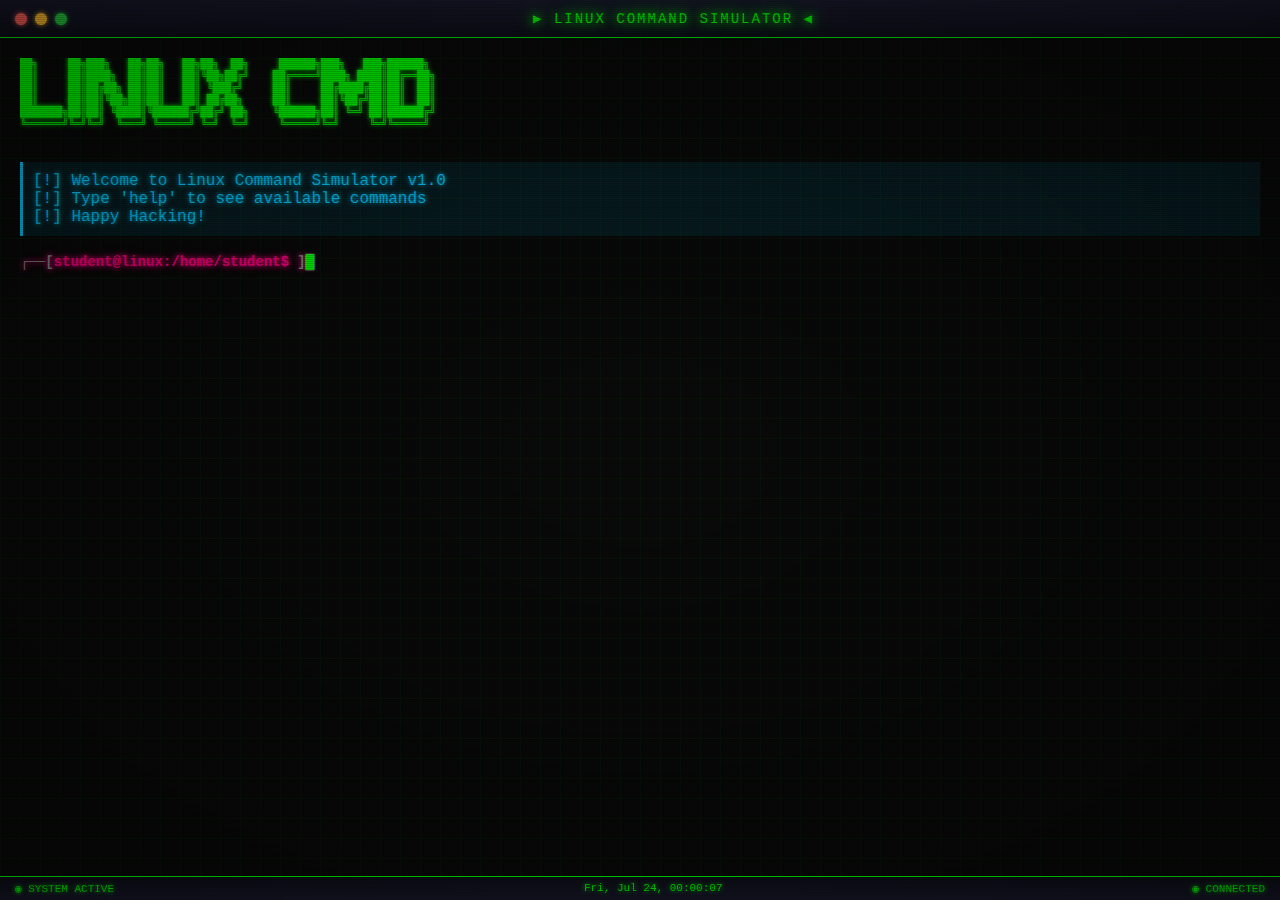
<file: templates/index.html>
<!DOCTYPE html>
<html lang="en">
<head>
    <meta charset="UTF-8">
    <meta name="viewport" content="width=device-width, initial-scale=1.0">
    <title>Linux Command Simulator</title>
    <link rel="stylesheet" href="/static/style.css">
</head>
<body>
    <div class="terminal-header">
        <div class="terminal-buttons">
            <span class="terminal-btn close"></span>
            <span class="terminal-btn minimize"></span>
            <span class="terminal-btn maximize"></span>
        </div>
        <div class="terminal-title">▶ LINUX COMMAND SIMULATOR ◀</div>
    </div>
    
    <div class="terminal">
        <pre class="banner">
██╗     ██╗███╗   ██╗██╗   ██╗██╗  ██╗     ██████╗███╗   ███╗██████╗ 
██║     ██║████╗  ██║██║   ██║╚██╗██╔╝    ██╔════╝████╗ ████║██╔══██╗
██║     ██║██╔██╗ ██║██║   ██║ ╚███╔╝     ██║     ██╔████╔██║██║  ██║
██║     ██║██║╚██╗██║██║   ██║ ██╔██╗     ██║     ██║╚██╔╝██║██║  ██║
███████╗██║██║ ╚████║╚██████╔╝██╔╝ ██╗    ╚██████╗██║ ╚═╝ ██║██████╔╝
╚══════╝╚═╝╚═╝  ╚═══╝ ╚═════╝ ╚═╝  ╚═╝     ╚═════╝╚═╝     ╚═╝╚═════╝ 
        </pre>
        <div class="welcome-msg">
            [!] Welcome to Linux Command Simulator v1.0<br>
            [!] Type 'help' to see available commands<br>
            [!] Happy Hacking!
        </div>
        <div id="output"></div>
    </div>
    
    <div class="status-bar">
        <span>◉ SYSTEM ACTIVE</span>
        <span id="datetime"></span>
        <span>◉ CONNECTED</span>
    </div>
    
    <script src="/static/script.js"></script>
</body>
</html>
</file>
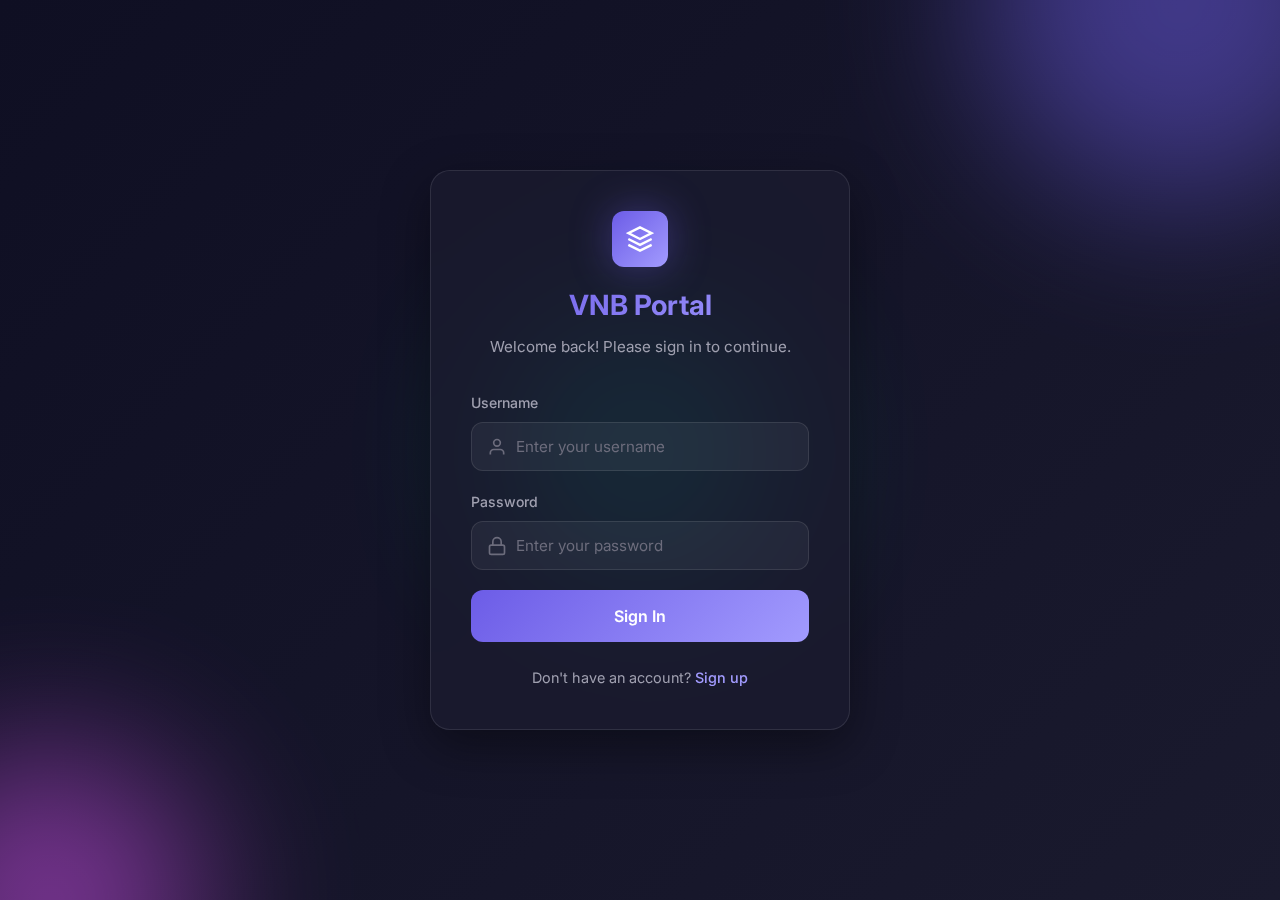
<file: web_vnb/index.html>
<!DOCTYPE html>
<html lang="en">

<head>
    <meta charset="UTF-8">
    <meta name="viewport" content="width=device-width, initial-scale=1.0">
    <meta name="description" content="VNB Portal">
    <title>VNB Portal</title>
    <link href="https://fonts.googleapis.com/css2?family=Inter:wght@300;400;500;600;700&display=swap" rel="stylesheet">
    <style>
        :root {
            --bg-primary: #0f0f23;
            --bg-secondary: #1a1a2e;
            --bg-card: rgba(26, 26, 46, 0.8);
            --accent-primary: #6c5ce7;
            --accent-secondary: #a29bfe;
            --accent-glow: rgba(108, 92, 231, 0.4);
            --text-primary: #ffffff;
            --text-secondary: #a0a0b0;
            --text-muted: #6c6c7c;
            --border-color: rgba(255, 255, 255, 0.1);
            --success: #00d9a5;
            --error: #ff6b6b;
            --gradient-1: linear-gradient(135deg, #6c5ce7, #a29bfe);
            --gradient-2: linear-gradient(135deg, #0f0f23, #1a1a2e);
            --shadow-lg: 0 16px 48px rgba(0, 0, 0, 0.4);
            --shadow-glow: 0 0 40px var(--accent-glow);
            --radius-md: 12px;
            --radius-lg: 20px;
            --transition-fast: 0.2s ease;
            --transition-normal: 0.3s ease;
        }

        *,
        *::before,
        *::after {
            margin: 0;
            padding: 0;
            box-sizing: border-box;
        }

        body {
            font-family: 'Inter', -apple-system, BlinkMacSystemFont, sans-serif;
            background: var(--gradient-2);
            color: var(--text-primary);
            min-height: 100vh;
            line-height: 1.6;
        }

        .container {
            min-height: 100vh;
            display: flex;
            align-items: center;
            justify-content: center;
            padding: 2rem;
            position: relative;
            overflow: hidden;
        }

        .floating-shapes {
            position: absolute;
            inset: 0;
            pointer-events: none;
            z-index: 0;
        }

        .shape {
            position: absolute;
            border-radius: 50%;
            filter: blur(80px);
            opacity: 0.5;
            animation: float 20s ease-in-out infinite;
        }

        .shape-1 {
            width: 400px;
            height: 400px;
            background: var(--accent-primary);
            top: -200px;
            right: -100px;
        }

        .shape-2 {
            width: 300px;
            height: 300px;
            background: #e056fd;
            bottom: -150px;
            left: -100px;
            animation-delay: -7s;
        }

        .shape-3 {
            width: 250px;
            height: 250px;
            background: #00d9a5;
            top: 50%;
            left: 50%;
            transform: translate(-50%, -50%);
            animation-delay: -14s;
        }

        @keyframes float {

            0%,
            100% {
                transform: translate(0, 0) scale(1);
            }

            50% {
                transform: translate(-20px, 20px) scale(0.95);
            }
        }

        .card {
            width: 100%;
            max-width: 420px;
            background: var(--bg-card);
            backdrop-filter: blur(20px);
            border: 1px solid var(--border-color);
            border-radius: var(--radius-lg);
            padding: 2.5rem;
            position: relative;
            z-index: 1;
            box-shadow: var(--shadow-lg);
        }

        .logo {
            text-align: center;
            margin-bottom: 0.5rem;
        }

        .logo-icon {
            width: 56px;
            height: 56px;
            margin: 0 auto 1rem;
            background: var(--gradient-1);
            border-radius: var(--radius-md);
            display: flex;
            align-items: center;
            justify-content: center;
            box-shadow: var(--shadow-glow);
        }

        .logo-icon svg {
            width: 28px;
            height: 28px;
            color: white;
        }

        .logo h1 {
            font-size: 1.75rem;
            font-weight: 700;
            background: var(--gradient-1);
            -webkit-background-clip: text;
            -webkit-text-fill-color: transparent;
            background-clip: text;
        }

        .subtitle {
            text-align: center;
            color: var(--text-secondary);
            font-size: 0.95rem;
            margin-bottom: 2rem;
        }

        .input-group {
            margin-bottom: 1.25rem;
        }

        .input-group label {
            display: block;
            font-size: 0.875rem;
            font-weight: 500;
            color: var(--text-secondary);
            margin-bottom: 0.5rem;
        }

        .input-wrapper {
            position: relative;
            display: flex;
            align-items: center;
        }

        .input-icon {
            position: absolute;
            left: 1rem;
            width: 20px;
            height: 20px;
            color: var(--text-muted);
            pointer-events: none;
        }

        .input-wrapper input {
            width: 100%;
            padding: 0.875rem 1rem 0.875rem 2.75rem;
            background: rgba(255, 255, 255, 0.05);
            border: 1px solid var(--border-color);
            border-radius: var(--radius-md);
            color: var(--text-primary);
            font-size: 0.95rem;
            font-family: inherit;
            transition: all var(--transition-fast);
        }

        .input-wrapper input::placeholder {
            color: var(--text-muted);
        }

        .input-wrapper input:focus {
            outline: none;
            border-color: var(--accent-primary);
            background: rgba(108, 92, 231, 0.08);
            box-shadow: 0 0 0 3px var(--accent-glow);
        }

        .toggle-password {
            position: absolute;
            right: 0.75rem;
            padding: 0.5rem;
            background: none;
            border: none;
            cursor: pointer;
            color: var(--text-muted);
        }

        .toggle-password:hover {
            color: var(--text-primary);
        }

        .toggle-password svg {
            width: 20px;
            height: 20px;
        }

        .btn-primary {
            width: 100%;
            padding: 1rem;
            margin-top: 0.5rem;
            background: var(--gradient-1);
            border: none;
            border-radius: var(--radius-md);
            color: white;
            font-size: 1rem;
            font-weight: 600;
            font-family: inherit;
            cursor: pointer;
            display: flex;
            align-items: center;
            justify-content: center;
            transition: all var(--transition-normal);
        }

        .btn-primary:hover {
            transform: translateY(-2px);
            box-shadow: var(--shadow-glow);
        }

        .btn-primary:disabled {
            opacity: 0.7;
            cursor: not-allowed;
            transform: none;
        }

        .switch-link {
            text-align: center;
            margin-top: 1.5rem;
            font-size: 0.9rem;
            color: var(--text-secondary);
        }

        .switch-link a {
            color: var(--accent-secondary);
            text-decoration: none;
            font-weight: 500;
            cursor: pointer;
        }

        .switch-link a:hover {
            color: var(--accent-primary);
        }

        .toast {
            position: fixed;
            bottom: 2rem;
            right: 2rem;
            background: var(--bg-card);
            backdrop-filter: blur(10px);
            border: 1px solid var(--border-color);
            border-radius: var(--radius-md);
            padding: 1rem 1.5rem;
            z-index: 1000;
            transform: translateY(100px);
            opacity: 0;
            transition: all var(--transition-normal);
        }

        .toast.show {
            transform: translateY(0);
            opacity: 1;
        }

        .toast-content {
            display: flex;
            align-items: center;
            gap: 0.75rem;
        }

        .toast-icon {
            width: 24px;
            height: 24px;
            color: var(--success);
        }

        .toast.error .toast-icon {
            color: var(--error);
        }

        .hidden {
            display: none !important;
        }

        /* Dashboard */
        .dashboard-content {
            text-align: center;
            z-index: 1;
            position: relative;
        }

        .empty-message {
            font-size: 2.5rem;
            font-weight: 600;
            color: var(--text-secondary);
            margin-bottom: 2rem;
        }

        .btn-logout {
            display: inline-block;
            padding: 0.75rem 2rem;
            background: rgba(255, 255, 255, 0.05);
            border: 1px solid var(--border-color);
            border-radius: var(--radius-md);
            color: var(--text-secondary);
            text-decoration: none;
            font-weight: 500;
            cursor: pointer;
            font-family: inherit;
            font-size: 1rem;
            transition: all var(--transition-fast);
        }

        .btn-logout:hover {
            background: rgba(255, 255, 255, 0.1);
            border-color: var(--accent-primary);
            color: var(--text-primary);
        }

        @media (max-width: 480px) {
            .container {
                padding: 1rem;
            }

            .card {
                padding: 1.75rem;
            }

            .empty-message {
                font-size: 1.75rem;
            }
        }
    </style>
</head>

<body>
    <div class="container">
        <!-- Login View -->
        <div class="card" id="loginView">
            <div class="logo">
                <div class="logo-icon">
                    <svg viewBox="0 0 24 24" fill="none">
                        <path d="M12 2L2 7L12 12L22 7L12 2Z" stroke="currentColor" stroke-width="2" />
                        <path d="M2 17L12 22L22 17" stroke="currentColor" stroke-width="2" />
                        <path d="M2 12L12 17L22 12" stroke="currentColor" stroke-width="2" />
                    </svg>
                </div>
                <h1>VNB Portal</h1>
            </div>
            <p class="subtitle">Welcome back! Please sign in to continue.</p>
            <form id="loginForm">
                <div class="input-group">
                    <label for="loginUsername">Username</label>
                    <div class="input-wrapper">
                        <svg class="input-icon" viewBox="0 0 24 24" fill="none">
                            <path d="M20 21v-2a4 4 0 0 0-4-4H8a4 4 0 0 0-4 4v2" stroke="currentColor"
                                stroke-width="2" />
                            <circle cx="12" cy="7" r="4" stroke="currentColor" stroke-width="2" />
                        </svg>
                        <input type="text" id="loginUsername" placeholder="Enter your username" required>
                    </div>
                </div>
                <div class="input-group">
                    <label for="loginPassword">Password</label>
                    <div class="input-wrapper">
                        <svg class="input-icon" viewBox="0 0 24 24" fill="none">
                            <rect x="3" y="11" width="18" height="11" rx="2" stroke="currentColor" stroke-width="2" />
                            <path d="M7 11V7a5 5 0 0110 0v4" stroke="currentColor" stroke-width="2" />
                        </svg>
                        <input type="password" id="loginPassword" placeholder="Enter your password" required>
                    </div>
                </div>
                <button type="submit" class="btn-primary">Sign In</button>
            </form>
            <p class="switch-link">Don't have an account? <a onclick="showSignup()">Sign up</a></p>
        </div>

        <!-- Signup View -->
        <div class="card hidden" id="signupView">
            <div class="logo">
                <div class="logo-icon">
                    <svg viewBox="0 0 24 24" fill="none">
                        <path d="M12 2L2 7L12 12L22 7L12 2Z" stroke="currentColor" stroke-width="2" />
                        <path d="M2 17L12 22L22 17" stroke="currentColor" stroke-width="2" />
                        <path d="M2 12L12 17L22 12" stroke="currentColor" stroke-width="2" />
                    </svg>
                </div>
                <h1>VNB Portal</h1>
            </div>
            <p class="subtitle">Create your account to get started.</p>
            <form id="signupForm">
                <div class="input-group">
                    <label for="signupUsername">Username</label>
                    <div class="input-wrapper">
                        <svg class="input-icon" viewBox="0 0 24 24" fill="none">
                            <path d="M20 21v-2a4 4 0 0 0-4-4H8a4 4 0 0 0-4 4v2" stroke="currentColor"
                                stroke-width="2" />
                            <circle cx="12" cy="7" r="4" stroke="currentColor" stroke-width="2" />
                        </svg>
                        <input type="text" id="signupUsername" placeholder="Choose a username" required>
                    </div>
                </div>
                <div class="input-group">
                    <label for="signupPassword">Password</label>
                    <div class="input-wrapper">
                        <svg class="input-icon" viewBox="0 0 24 24" fill="none">
                            <rect x="3" y="11" width="18" height="11" rx="2" stroke="currentColor" stroke-width="2" />
                            <path d="M7 11V7a5 5 0 0110 0v4" stroke="currentColor" stroke-width="2" />
                        </svg>
                        <input type="password" id="signupPassword" placeholder="Create a password" required>
                    </div>
                </div>
                <div class="input-group">
                    <label for="signupConfirm">Confirm Password</label>
                    <div class="input-wrapper">
                        <svg class="input-icon" viewBox="0 0 24 24" fill="none">
                            <rect x="3" y="11" width="18" height="11" rx="2" stroke="currentColor" stroke-width="2" />
                            <path d="M7 11V7a5 5 0 0110 0v4" stroke="currentColor" stroke-width="2" />
                        </svg>
                        <input type="password" id="signupConfirm" placeholder="Confirm your password" required>
                    </div>
                </div>
                <button type="submit" class="btn-primary">Create Account</button>
            </form>
            <p class="switch-link">Already have an account? <a onclick="showLogin()">Sign in</a></p>
        </div>

        <!-- Dashboard View -->
        <div class="dashboard-content hidden" id="dashboardView">
            <h1 class="empty-message">Nothing to see here</h1>
            <button class="btn-logout" onclick="logout()">Logout</button>
        </div>

        <div class="floating-shapes">
            <div class="shape shape-1"></div>
            <div class="shape shape-2"></div>
            <div class="shape shape-3"></div>
        </div>
    </div>

    <div class="toast" id="toast">
        <div class="toast-content">
            <svg class="toast-icon" viewBox="0 0 24 24" fill="none">
                <path d="M22 11.08V12a10 10 0 11-5.93-9.14" stroke="currentColor" stroke-width="2" />
                <path d="M22 4L12 14.01l-3-3" stroke="currentColor" stroke-width="2" />
            </svg>
            <span id="toastMessage">Message</span>
        </div>
    </div>

    <script>
        // In-memory user storage (persists during session)
        let users = {};
        let currentUser = null;

        // DOM elements
        const loginView = document.getElementById('loginView');
        const signupView = document.getElementById('signupView');
        const dashboardView = document.getElementById('dashboardView');
        const toast = document.getElementById('toast');
        const toastMessage = document.getElementById('toastMessage');

        // Show/hide views
        function showLogin() {
            loginView.classList.remove('hidden');
            signupView.classList.add('hidden');
            dashboardView.classList.add('hidden');
        }

        function showSignup() {
            loginView.classList.add('hidden');
            signupView.classList.remove('hidden');
            dashboardView.classList.add('hidden');
        }

        function showDashboard() {
            loginView.classList.add('hidden');
            signupView.classList.add('hidden');
            dashboardView.classList.remove('hidden');
        }

        function logout() {
            currentUser = null;
            showLogin();
            showToast('Logged out successfully', 'success');
        }

        // Toast notification
        function showToast(message, type = 'success') {
            toastMessage.textContent = message;
            toast.classList.remove('error');
            if (type === 'error') toast.classList.add('error');

            toast.classList.add('show');
            setTimeout(() => toast.classList.remove('show'), 3000);
        }

        // Login form
        document.getElementById('loginForm').addEventListener('submit', (e) => {
            e.preventDefault();
            const username = document.getElementById('loginUsername').value.trim();
            const password = document.getElementById('loginPassword').value;

            if (!username || !password) {
                showToast('Please fill in all fields', 'error');
                return;
            }

            if (users[username] && users[username] === password) {
                currentUser = username;
                showToast('Login successful!', 'success');
                setTimeout(showDashboard, 500);
            } else if (users[username]) {
                showToast('Incorrect password', 'error');
            } else {
                showToast('User not found. Please sign up first.', 'error');
            }
        });

        // Signup form
        document.getElementById('signupForm').addEventListener('submit', (e) => {
            e.preventDefault();
            const username = document.getElementById('signupUsername').value.trim();
            const password = document.getElementById('signupPassword').value;
            const confirm = document.getElementById('signupConfirm').value;

            if (!username || username.length < 3) {
                showToast('Username must be at least 3 characters', 'error');
                return;
            }
            if (!password || password.length < 4) {
                showToast('Password must be at least 4 characters', 'error');
                return;
            }
            if (password !== confirm) {
                showToast('Passwords do not match', 'error');
                return;
            }
            if (users[username]) {
                showToast('Username already exists', 'error');
                return;
            }

            // Save user
            users[username] = password;
            showToast('Account created! Please sign in.', 'success');

            // Clear form and switch to login
            document.getElementById('signupForm').reset();
            setTimeout(showLogin, 1000);
        });
    </script>
</body>

</html>
</file>
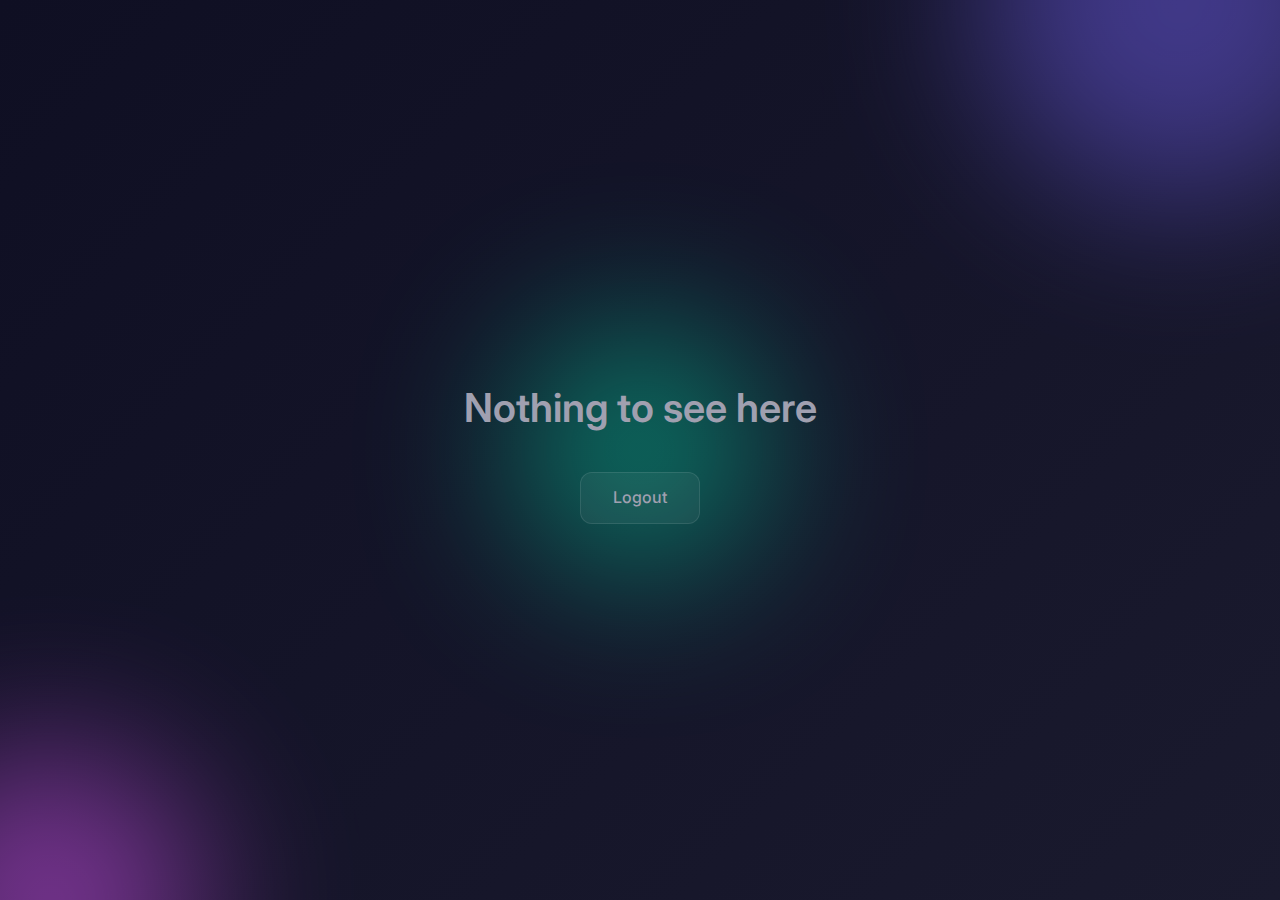
<file: web_vnb/dashboard.html>
<!DOCTYPE html>
<html lang="en">

<head>
    <meta charset="UTF-8">
    <meta name="viewport" content="width=device-width, initial-scale=1.0">
    <meta name="description" content="Dashboard">
    <title>Dashboard | VNB Portal</title>
    <link rel="stylesheet" href="style.css">
    <link href="https://fonts.googleapis.com/css2?family=Inter:wght@300;400;500;600;700&display=swap" rel="stylesheet">
</head>

<body>
    <div class="container">
        <div class="dashboard-content">
            <h1 class="empty-message">Nothing to see here</h1>
            <a href="index.html" class="logout-link">Logout</a>
        </div>

        <div class="floating-shapes">
            <div class="shape shape-1"></div>
            <div class="shape shape-2"></div>
            <div class="shape shape-3"></div>
        </div>
    </div>
</body>

</html>
</file>
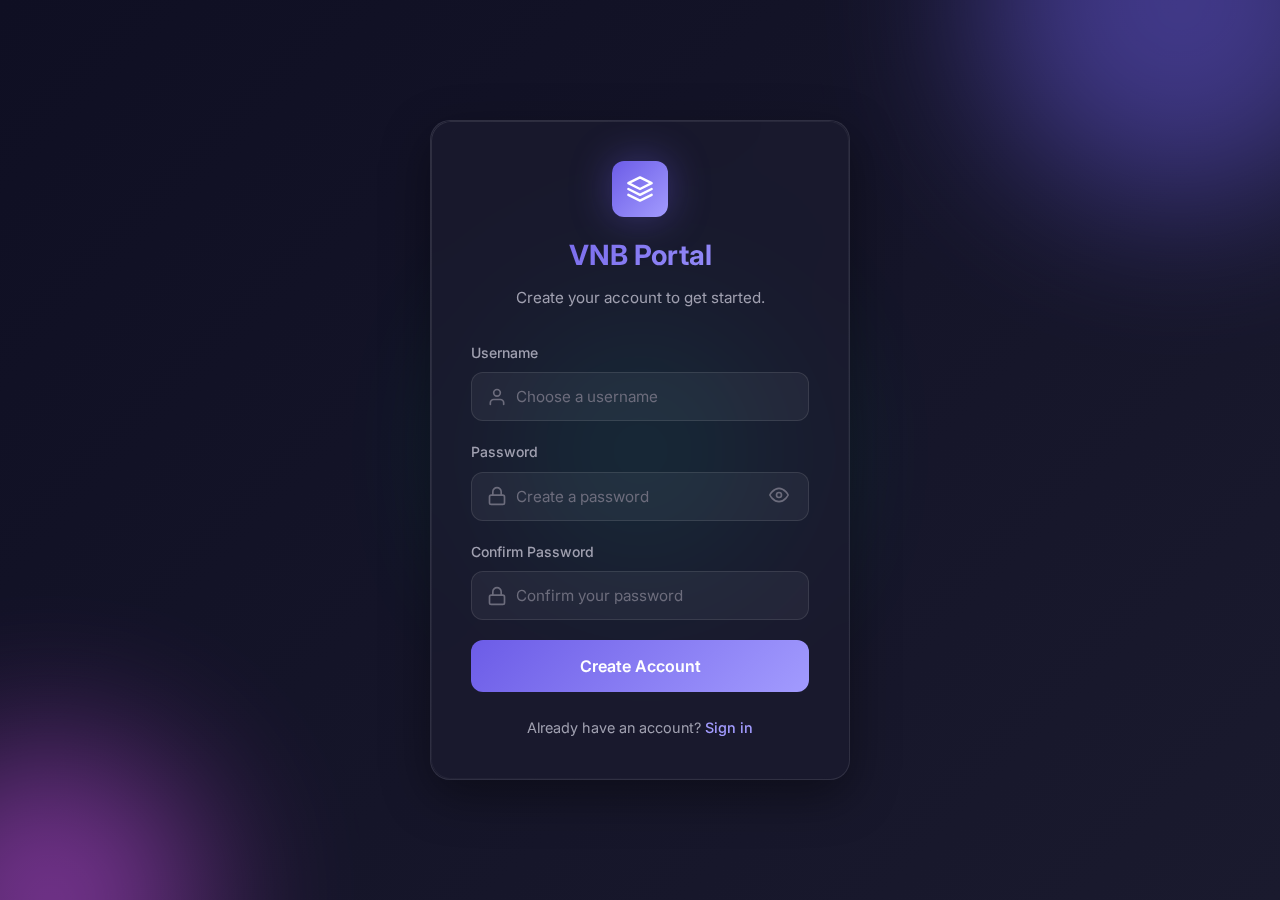
<file: web_vnb/signup.html>
<!DOCTYPE html>
<html lang="en">

<head>
    <meta charset="UTF-8">
    <meta name="viewport" content="width=device-width, initial-scale=1.0">
    <meta name="description" content="Create your account">
    <title>Sign Up | VNB Portal</title>
    <link rel="stylesheet" href="style.css">
    <link href="https://fonts.googleapis.com/css2?family=Inter:wght@300;400;500;600;700&display=swap" rel="stylesheet">
</head>

<body>
    <div class="container">
        <div class="login-card">
            <div class="logo">
                <div class="logo-icon">
                    <svg viewBox="0 0 24 24" fill="none" xmlns="http://www.w3.org/2000/svg">
                        <path d="M12 2L2 7L12 12L22 7L12 2Z" stroke="currentColor" stroke-width="2"
                            stroke-linecap="round" stroke-linejoin="round" />
                        <path d="M2 17L12 22L22 17" stroke="currentColor" stroke-width="2" stroke-linecap="round"
                            stroke-linejoin="round" />
                        <path d="M2 12L12 17L22 12" stroke="currentColor" stroke-width="2" stroke-linecap="round"
                            stroke-linejoin="round" />
                    </svg>
                </div>
                <h1>VNB Portal</h1>
            </div>

            <p class="subtitle">Create your account to get started.</p>

            <form id="signupForm">
                <div class="input-group">
                    <label for="username">Username</label>
                    <div class="input-wrapper">
                        <svg class="input-icon" viewBox="0 0 24 24" fill="none" xmlns="http://www.w3.org/2000/svg">
                            <path d="M20 21v-2a4 4 0 0 0-4-4H8a4 4 0 0 0-4 4v2" stroke="currentColor" stroke-width="2"
                                stroke-linecap="round" stroke-linejoin="round" />
                            <circle cx="12" cy="7" r="4" stroke="currentColor" stroke-width="2" stroke-linecap="round"
                                stroke-linejoin="round" />
                        </svg>
                        <input type="text" id="username" name="username" placeholder="Choose a username" required>
                    </div>
                </div>

                <div class="input-group">
                    <label for="password">Password</label>
                    <div class="input-wrapper">
                        <svg class="input-icon" viewBox="0 0 24 24" fill="none" xmlns="http://www.w3.org/2000/svg">
                            <rect x="3" y="11" width="18" height="11" rx="2" ry="2" stroke="currentColor"
                                stroke-width="2" stroke-linecap="round" stroke-linejoin="round" />
                            <path
                                d="M7 11V7C7 5.67392 7.52678 4.40215 8.46447 3.46447C9.40215 2.52678 10.6739 2 12 2C13.3261 2 14.5979 2.52678 15.5355 3.46447C16.4732 4.40215 17 5.67392 17 7V11"
                                stroke="currentColor" stroke-width="2" stroke-linecap="round" stroke-linejoin="round" />
                        </svg>
                        <input type="password" id="password" name="password" placeholder="Create a password" required>
                        <button type="button" class="toggle-password" id="togglePassword"
                            aria-label="Toggle password visibility">
                            <svg class="eye-open" viewBox="0 0 24 24" fill="none" xmlns="http://www.w3.org/2000/svg">
                                <path d="M1 12C1 12 5 4 12 4C19 4 23 12 23 12C23 12 19 20 12 20C5 20 1 12 1 12Z"
                                    stroke="currentColor" stroke-width="2" stroke-linecap="round"
                                    stroke-linejoin="round" />
                                <circle cx="12" cy="12" r="3" stroke="currentColor" stroke-width="2"
                                    stroke-linecap="round" stroke-linejoin="round" />
                            </svg>
                            <svg class="eye-closed hidden" viewBox="0 0 24 24" fill="none"
                                xmlns="http://www.w3.org/2000/svg">
                                <path
                                    d="M17.94 17.94C16.2306 19.243 14.1491 19.9649 12 20C5 20 1 12 1 12C2.24389 9.68192 3.96914 7.65663 6.06 6.06M9.9 4.24C10.5883 4.0789 11.2931 3.99836 12 4C19 4 23 12 23 12C22.393 13.1356 21.6691 14.2047 20.84 15.19M14.12 14.12C13.8454 14.4147 13.5141 14.6512 13.1462 14.8151C12.7782 14.9791 12.3809 15.0673 11.9781 15.0744C11.5753 15.0815 11.1752 15.0074 10.8016 14.8565C10.4281 14.7056 10.0887 14.481 9.80385 14.1962C9.51897 13.9113 9.29439 13.5719 9.14351 13.1984C8.99262 12.8248 8.91853 12.4247 8.92563 12.0219C8.93274 11.6191 9.02091 11.2218 9.18488 10.8538C9.34884 10.4859 9.58525 10.1546 9.88 9.88"
                                    stroke="currentColor" stroke-width="2" stroke-linecap="round"
                                    stroke-linejoin="round" />
                                <path d="M1 1L23 23" stroke="currentColor" stroke-width="2" stroke-linecap="round"
                                    stroke-linejoin="round" />
                            </svg>
                        </button>
                    </div>
                </div>

                <div class="input-group">
                    <label for="confirmPassword">Confirm Password</label>
                    <div class="input-wrapper">
                        <svg class="input-icon" viewBox="0 0 24 24" fill="none" xmlns="http://www.w3.org/2000/svg">
                            <rect x="3" y="11" width="18" height="11" rx="2" ry="2" stroke="currentColor"
                                stroke-width="2" stroke-linecap="round" stroke-linejoin="round" />
                            <path
                                d="M7 11V7C7 5.67392 7.52678 4.40215 8.46447 3.46447C9.40215 2.52678 10.6739 2 12 2C13.3261 2 14.5979 2.52678 15.5355 3.46447C16.4732 4.40215 17 5.67392 17 7V11"
                                stroke="currentColor" stroke-width="2" stroke-linecap="round" stroke-linejoin="round" />
                        </svg>
                        <input type="password" id="confirmPassword" name="confirmPassword"
                            placeholder="Confirm your password" required>
                    </div>
                </div>

                <button type="submit" class="btn-login" id="signupBtn">
                    <span class="btn-text">Create Account</span>
                    <span class="btn-loader hidden">
                        <svg class="spinner" viewBox="0 0 24 24">
                            <circle cx="12" cy="12" r="10" stroke="currentColor" stroke-width="3" fill="none"
                                stroke-dasharray="60" stroke-dashoffset="20" />
                        </svg>
                    </span>
                </button>
            </form>

            <p class="signup-link">
                Already have an account? <a href="index.html">Sign in</a>
            </p>
        </div>

        <div class="floating-shapes">
            <div class="shape shape-1"></div>
            <div class="shape shape-2"></div>
            <div class="shape shape-3"></div>
        </div>
    </div>

    <div class="toast hidden" id="toast">
        <div class="toast-content">
            <svg class="toast-icon" viewBox="0 0 24 24" fill="none" xmlns="http://www.w3.org/2000/svg">
                <path d="M22 11.08V12a10 10 0 11-5.93-9.14" stroke="currentColor" stroke-width="2"
                    stroke-linecap="round" stroke-linejoin="round" />
                <path d="M22 4L12 14.01l-3-3" stroke="currentColor" stroke-width="2" stroke-linecap="round"
                    stroke-linejoin="round" />
            </svg>
            <span class="toast-message">Account created!</span>
        </div>
    </div>

    <script src="signup.js"></script>
</body>

</html>
</file>
<file: static/style.css>
/* ========================================
   LINUX COMMAND SIMULATOR - HACKER THEME
   ======================================== */

* {
    margin: 0;
    padding: 0;
    box-sizing: border-box;
}

body {
    background: #0a0a0a;
    color: #00ff00;
    font-family: 'Courier New', 'Consolas', monospace;
    min-height: 100vh;
    overflow-x: hidden;
}

/* Scanline effect overlay */
body::before {
    content: "";
    position: fixed;
    top: 0;
    left: 0;
    width: 100%;
    height: 100%;
    background: repeating-linear-gradient(0deg,
            rgba(0, 0, 0, 0.15),
            rgba(0, 0, 0, 0.15) 1px,
            transparent 1px,
            transparent 2px);
    pointer-events: none;
    z-index: 1000;
}

/* CRT glow effect */
body::after {
    content: "";
    position: fixed;
    top: 0;
    left: 0;
    width: 100%;
    height: 100%;
    background: radial-gradient(ellipse at center, transparent 0%, rgba(0, 0, 0, 0.4) 100%);
    pointer-events: none;
    z-index: 999;
}

/* Terminal header */
.terminal-header {
    background: linear-gradient(180deg, #1a1a2e 0%, #0f0f1a 100%);
    border-bottom: 1px solid #00ff00;
    padding: 10px 15px;
    display: flex;
    align-items: center;
    gap: 15px;
    position: sticky;
    top: 0;
    z-index: 100;
}

.terminal-buttons {
    display: flex;
    gap: 8px;
}

.terminal-btn {
    width: 12px;
    height: 12px;
    border-radius: 50%;
    border: none;
}

.terminal-btn.close {
    background: #ff5f57;
    box-shadow: 0 0 5px #ff5f57;
}

.terminal-btn.minimize {
    background: #ffbd2e;
    box-shadow: 0 0 5px #ffbd2e;
}

.terminal-btn.maximize {
    background: #28c840;
    box-shadow: 0 0 5px #28c840;
}

.terminal-title {
    color: #00ff00;
    font-size: 14px;
    text-shadow: 0 0 10px #00ff00, 0 0 20px #00ff00;
    letter-spacing: 2px;
    flex-grow: 1;
    text-align: center;
}

/* Main terminal container */
.terminal {
    padding: 20px;
    min-height: calc(100vh - 50px);
    background:
        linear-gradient(90deg, rgba(0, 255, 0, 0.03) 1px, transparent 1px),
        linear-gradient(rgba(0, 255, 0, 0.03) 1px, transparent 1px);
    background-size: 20px 20px;
}

/* ASCII art banner */
.banner {
    color: #00ff00;
    font-size: 10px;
    line-height: 1.2;
    margin-bottom: 20px;
    text-shadow: 0 0 5px #00ff00;
    white-space: pre;
    overflow-x: auto;
}

.welcome-msg {
    color: #00ccff;
    margin-bottom: 15px;
    padding: 10px;
    border-left: 3px solid #00ccff;
    background: rgba(0, 204, 255, 0.1);
    text-shadow: 0 0 5px #00ccff;
}

/* Output area */
#output {
    font-size: 14px;
    line-height: 1.6;
}

.line {
    display: flex;
    flex-wrap: wrap;
    margin-bottom: 2px;
}

/* Command prompt */
.prompt {
    color: #ff0080;
    text-shadow: 0 0 5px #ff0080, 0 0 8px rgba(255, 0, 128, 0.6);
    font-weight: bold;
}

.prompt::before {
    content: "┌──[";
    color: #888;
}

.prompt::after {
    content: "]";
    color: #888;
}

/* User input command */
.command {
    color: #ffffff;
    caret-color: transparent;
    /* Hide browser's native caret */
    text-shadow: 0 0 2px #ffffff;
    min-width: 1px;
}

.command:focus {
    outline: none;
    caret-color: transparent;
    /* Ensure caret stays hidden when focused */
}

/* Blinking cursor effect - only on active input */
.command[contenteditable="true"]::after {
    content: "█";
    animation: blink 1s step-end infinite;
    color: #00ff00;
}

@keyframes blink {

    0%,
    50% {
        opacity: 1;
    }

    51%,
    100% {
        opacity: 0;
    }
}

/* Command output */
.output {
    color: #00ff00;
    margin: 5px 0 10px 25px;
    padding-left: 15px;
    border-left: 2px solid #003300;
    white-space: pre-wrap;
    text-shadow: 0 0 3px #00ff00;
}

/* Error messages */
.output.error {
    color: #ff4444;
    border-left-color: #440000;
    text-shadow: 0 0 3px #ff4444;
}

/* Status bar */
.status-bar {
    position: fixed;
    bottom: 0;
    left: 0;
    right: 0;
    background: linear-gradient(180deg, #0f0f1a 0%, #1a1a2e 100%);
    border-top: 1px solid #00ff00;
    padding: 5px 15px;
    font-size: 11px;
    display: flex;
    justify-content: space-between;
    color: #00ff00;
    text-shadow: 0 0 5px #00ff00;
    z-index: 100;
}

/* Scrollbar styling */
::-webkit-scrollbar {
    width: 8px;
}

::-webkit-scrollbar-track {
    background: #0a0a0a;
}

::-webkit-scrollbar-thumb {
    background: #00ff00;
    border-radius: 4px;
    box-shadow: 0 0 5px #00ff00;
}

::-webkit-scrollbar-thumb:hover {
    background: #00cc00;
}

/* Selection highlight */
::selection {
    background: #00ff00;
    color: #0a0a0a;
}

/* Flicker animation for authenticity */
@keyframes flicker {

    0%,
    100% {
        opacity: 1;
    }

    92% {
        opacity: 1;
    }

    93% {
        opacity: 0.8;
    }

    94% {
        opacity: 1;
    }
}

.terminal {
    animation: flicker 5s infinite;
}
</file>
<file: web_vnb/style.css>
/* ===== CSS Variables ===== */
:root {
    --bg-primary: #0f0f23;
    --bg-secondary: #1a1a2e;
    --bg-card: rgba(26, 26, 46, 0.8);
    --accent-primary: #6c5ce7;
    --accent-secondary: #a29bfe;
    --accent-glow: rgba(108, 92, 231, 0.4);
    --text-primary: #ffffff;
    --text-secondary: #a0a0b0;
    --text-muted: #6c6c7c;
    --border-color: rgba(255, 255, 255, 0.1);
    --success: #00d9a5;
    --error: #ff6b6b;
    --gradient-1: linear-gradient(135deg, #6c5ce7, #a29bfe);
    --gradient-2: linear-gradient(135deg, #0f0f23, #1a1a2e);
    --shadow-sm: 0 2px 8px rgba(0, 0, 0, 0.2);
    --shadow-md: 0 8px 24px rgba(0, 0, 0, 0.3);
    --shadow-lg: 0 16px 48px rgba(0, 0, 0, 0.4);
    --shadow-glow: 0 0 40px var(--accent-glow);
    --radius-sm: 8px;
    --radius-md: 12px;
    --radius-lg: 20px;
    --transition-fast: 0.2s ease;
    --transition-normal: 0.3s ease;
}

/* ===== Reset & Base ===== */
*,
*::before,
*::after {
    margin: 0;
    padding: 0;
    box-sizing: border-box;
}

html {
    font-size: 16px;
    scroll-behavior: smooth;
}

body {
    font-family: 'Inter', -apple-system, BlinkMacSystemFont, 'Segoe UI', Roboto, sans-serif;
    background: var(--gradient-2);
    color: var(--text-primary);
    min-height: 100vh;
    line-height: 1.6;
    -webkit-font-smoothing: antialiased;
    -moz-osx-font-smoothing: grayscale;
}

/* ===== Container ===== */
.container {
    min-height: 100vh;
    display: flex;
    align-items: center;
    justify-content: center;
    padding: 2rem;
    position: relative;
    overflow: hidden;
}

/* ===== Floating Shapes ===== */
.floating-shapes {
    position: absolute;
    inset: 0;
    pointer-events: none;
    z-index: 0;
}

.shape {
    position: absolute;
    border-radius: 50%;
    filter: blur(80px);
    opacity: 0.5;
    animation: float 20s ease-in-out infinite;
}

.shape-1 {
    width: 400px;
    height: 400px;
    background: var(--accent-primary);
    top: -200px;
    right: -100px;
    animation-delay: 0s;
}

.shape-2 {
    width: 300px;
    height: 300px;
    background: #e056fd;
    bottom: -150px;
    left: -100px;
    animation-delay: -7s;
}

.shape-3 {
    width: 250px;
    height: 250px;
    background: #00d9a5;
    top: 50%;
    left: 50%;
    transform: translate(-50%, -50%);
    animation-delay: -14s;
}

@keyframes float {

    0%,
    100% {
        transform: translate(0, 0) scale(1);
    }

    25% {
        transform: translate(30px, -30px) scale(1.05);
    }

    50% {
        transform: translate(-20px, 20px) scale(0.95);
    }

    75% {
        transform: translate(20px, 10px) scale(1.02);
    }
}

/* ===== Login Card ===== */
.login-card {
    width: 100%;
    max-width: 420px;
    background: var(--bg-card);
    backdrop-filter: blur(20px);
    -webkit-backdrop-filter: blur(20px);
    border: 1px solid var(--border-color);
    border-radius: var(--radius-lg);
    padding: 2.5rem;
    position: relative;
    z-index: 1;
    box-shadow: var(--shadow-lg);
}

.login-card::before {
    content: '';
    position: absolute;
    inset: 0;
    border-radius: var(--radius-lg);
    padding: 1px;
    background: linear-gradient(135deg, rgba(255, 255, 255, 0.1), transparent);
    -webkit-mask: linear-gradient(#fff 0 0) content-box, linear-gradient(#fff 0 0);
    mask: linear-gradient(#fff 0 0) content-box, linear-gradient(#fff 0 0);
    -webkit-mask-composite: xor;
    mask-composite: exclude;
    pointer-events: none;
}

/* ===== Logo ===== */
.logo {
    text-align: center;
    margin-bottom: 0.5rem;
}

.logo-icon {
    width: 56px;
    height: 56px;
    margin: 0 auto 1rem;
    background: var(--gradient-1);
    border-radius: var(--radius-md);
    display: flex;
    align-items: center;
    justify-content: center;
    box-shadow: var(--shadow-glow);
}

.logo-icon svg {
    width: 28px;
    height: 28px;
    color: white;
}

.logo h1 {
    font-size: 1.75rem;
    font-weight: 700;
    background: var(--gradient-1);
    -webkit-background-clip: text;
    -webkit-text-fill-color: transparent;
    background-clip: text;
}

.subtitle {
    text-align: center;
    color: var(--text-secondary);
    font-size: 0.95rem;
    margin-bottom: 2rem;
}

/* ===== Form Styles ===== */
.input-group {
    margin-bottom: 1.25rem;
}

.input-group label {
    display: block;
    font-size: 0.875rem;
    font-weight: 500;
    color: var(--text-secondary);
    margin-bottom: 0.5rem;
}

.input-wrapper {
    position: relative;
    display: flex;
    align-items: center;
}

.input-icon {
    position: absolute;
    left: 1rem;
    width: 20px;
    height: 20px;
    color: var(--text-muted);
    pointer-events: none;
    transition: color var(--transition-fast);
}

.input-wrapper input {
    width: 100%;
    padding: 0.875rem 1rem 0.875rem 2.75rem;
    background: rgba(255, 255, 255, 0.05);
    border: 1px solid var(--border-color);
    border-radius: var(--radius-md);
    color: var(--text-primary);
    font-size: 0.95rem;
    font-family: inherit;
    transition: all var(--transition-fast);
}

.input-wrapper input::placeholder {
    color: var(--text-muted);
}

.input-wrapper input:focus {
    outline: none;
    border-color: var(--accent-primary);
    background: rgba(108, 92, 231, 0.08);
    box-shadow: 0 0 0 3px var(--accent-glow);
}

.input-wrapper:focus-within .input-icon {
    color: var(--accent-primary);
}

/* ===== Toggle Password ===== */
.toggle-password {
    position: absolute;
    right: 0.75rem;
    padding: 0.5rem;
    background: none;
    border: none;
    cursor: pointer;
    color: var(--text-muted);
    transition: color var(--transition-fast);
}

.toggle-password:hover {
    color: var(--text-primary);
}

.toggle-password svg {
    width: 20px;
    height: 20px;
}

.hidden {
    display: none !important;
}

/* ===== Login Button ===== */
.btn-login {
    width: 100%;
    padding: 1rem;
    margin-top: 0.5rem;
    background: var(--gradient-1);
    border: none;
    border-radius: var(--radius-md);
    color: white;
    font-size: 1rem;
    font-weight: 600;
    font-family: inherit;
    cursor: pointer;
    display: flex;
    align-items: center;
    justify-content: center;
    gap: 0.5rem;
    transition: all var(--transition-normal);
    position: relative;
    overflow: hidden;
}

.btn-login::before {
    content: '';
    position: absolute;
    inset: 0;
    background: linear-gradient(135deg, rgba(255, 255, 255, 0.2), transparent);
    opacity: 0;
    transition: opacity var(--transition-fast);
}

.btn-login:hover {
    transform: translateY(-2px);
    box-shadow: var(--shadow-glow);
}

.btn-login:hover::before {
    opacity: 1;
}

.btn-login:active {
    transform: translateY(0);
}

.btn-login:disabled {
    opacity: 0.7;
    cursor: not-allowed;
    transform: none;
}

.spinner {
    width: 20px;
    height: 20px;
    animation: spin 1s linear infinite;
}

@keyframes spin {
    from {
        transform: rotate(0deg);
    }

    to {
        transform: rotate(360deg);
    }
}

/* ===== Signup Link ===== */
.signup-link {
    text-align: center;
    margin-top: 1.5rem;
    font-size: 0.9rem;
    color: var(--text-secondary);
}

.signup-link a {
    color: var(--accent-secondary);
    text-decoration: none;
    font-weight: 500;
    transition: color var(--transition-fast);
}

.signup-link a:hover {
    color: var(--accent-primary);
}

/* ===== Toast Notification ===== */
.toast {
    position: fixed;
    bottom: 2rem;
    right: 2rem;
    background: var(--bg-card);
    backdrop-filter: blur(10px);
    border: 1px solid var(--border-color);
    border-radius: var(--radius-md);
    padding: 1rem 1.5rem;
    box-shadow: var(--shadow-md);
    z-index: 1000;
    transform: translateY(100px);
    opacity: 0;
    transition: all var(--transition-normal);
}

.toast.show {
    transform: translateY(0);
    opacity: 1;
}

.toast-content {
    display: flex;
    align-items: center;
    gap: 0.75rem;
}

.toast-icon {
    width: 24px;
    height: 24px;
    color: var(--success);
}

.toast.error .toast-icon {
    color: var(--error);
}

.toast-message {
    font-size: 0.95rem;
    font-weight: 500;
}

/* ===== Dashboard Styles ===== */
.dashboard-content {
    text-align: center;
    z-index: 1;
    position: relative;
}

.empty-message {
    font-size: 2.5rem;
    font-weight: 600;
    color: var(--text-secondary);
    margin-bottom: 2rem;
}

.logout-link {
    display: inline-block;
    padding: 0.75rem 2rem;
    background: rgba(255, 255, 255, 0.05);
    border: 1px solid var(--border-color);
    border-radius: var(--radius-md);
    color: var(--text-secondary);
    text-decoration: none;
    font-weight: 500;
    transition: all var(--transition-fast);
}

.logout-link:hover {
    background: rgba(255, 255, 255, 0.1);
    border-color: var(--accent-primary);
    color: var(--text-primary);
}

/* ===== Responsive Design ===== */
@media (max-width: 480px) {
    .container {
        padding: 1rem;
    }

    .login-card {
        padding: 1.75rem;
    }

    .logo-icon {
        width: 48px;
        height: 48px;
    }

    .logo h1 {
        font-size: 1.5rem;
    }

    .empty-message {
        font-size: 1.75rem;
    }

    .shape-1 {
        width: 250px;
        height: 250px;
    }

    .shape-2 {
        width: 200px;
        height: 200px;
    }

    .shape-3 {
        width: 150px;
        height: 150px;
    }
}
</file>
